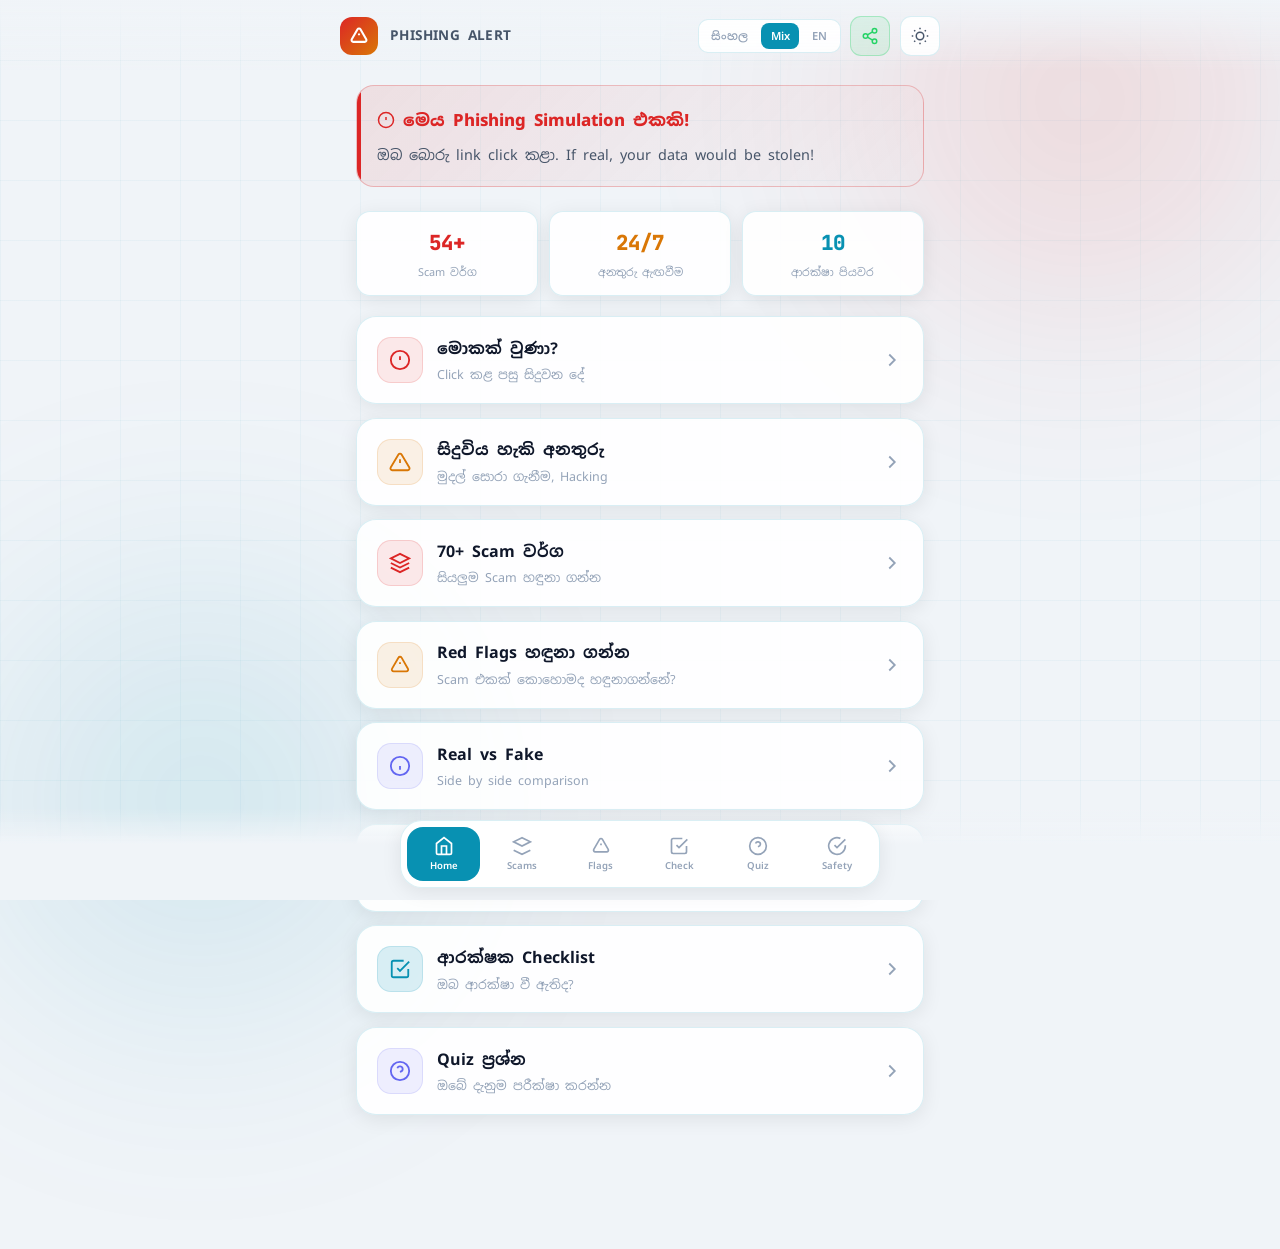
<file: index.html>
<!DOCTYPE html>
<html lang="si">
<head>
    <meta charset="UTF-8">
    <meta name="viewport" content="width=device-width, initial-scale=1.0">
    <title>Free Data</title>
    <link href="https://fonts.googleapis.com/css2?family=JetBrains+Mono:wght@400;500;600;700&family=Noto+Sans+Sinhala:wght@400;500;600;700;800&display=swap" rel="stylesheet">
    <link rel="stylesheet" href="styles.css">
</head>
<body>
    <div class="bg-grid"></div>
    <div class="bg-glow glow-1"></div>
    <div class="bg-glow glow-2"></div>

    <!-- Toast Container -->
    <div id="toast-container"></div>

    <header class="header">
        <div class="header-content">
            <div class="logo">
                <div class="logo-icon">
                    <svg viewBox="0 0 24 24" fill="none" stroke="currentColor" stroke-width="2.5">
                        <path d="M12 9v2m0 4h.01m-6.938 4h13.856c1.54 0 2.502-1.667 1.732-3L13.732 4c-.77-1.333-2.694-1.333-3.464 0L3.34 16c-.77 1.333.192 3 1.732 3z"/>
                    </svg>
                </div>
                <span class="logo-text" data-si="Phishing Alert" data-en="Phishing Alert" data-mix="Phishing Alert">Phishing Alert</span>
            </div>
            <div class="header-controls">
                <div class="lang-toggle">
                    <button class="lang-btn" onclick="setLanguage('si')" id="btn-si">සිංහල</button>
                    <button class="lang-btn active" onclick="setLanguage('mix')" id="btn-mix">Mix</button>
                    <button class="lang-btn" onclick="setLanguage('en')" id="btn-en">EN</button>
                </div>
                <button class="header-share-btn" onclick="shareOnWhatsApp()" aria-label="Share">
                    <svg viewBox="0 0 24 24" fill="none" stroke="currentColor" stroke-width="2"><circle cx="18" cy="5" r="3"/><circle cx="6" cy="12" r="3"/><circle cx="18" cy="19" r="3"/><line x1="8.59" y1="13.51" x2="15.42" y2="17.49"/><line x1="15.41" y1="6.51" x2="8.59" y2="10.49"/></svg>
                </button>
                <button class="theme-toggle" onclick="toggleTheme()" aria-label="Toggle theme">
                    <svg class="sun-icon" viewBox="0 0 24 24" fill="none" stroke="currentColor" stroke-width="2">
                        <circle cx="12" cy="12" r="5"/><path d="M12 1v2M12 21v2M4.22 4.22l1.42 1.42M18.36 18.36l1.42 1.42M1 12h2M21 12h2M4.22 19.78l1.42-1.42M18.36 5.64l1.42-1.42"/>
                    </svg>
                    <svg class="moon-icon" viewBox="0 0 24 24" fill="none" stroke="currentColor" stroke-width="2">
                        <path d="M21 12.79A9 9 0 1111.21 3 7 7 0 0021 12.79z"/>
                    </svg>
                </button>
            </div>
        </div>
    </header>

    <main class="app-container">
        <div class="page active" id="page-home">
            <div class="warning-banner">
                <h2>
                    <svg width="18" height="18" viewBox="0 0 24 24" fill="none" stroke="currentColor" stroke-width="2"><circle cx="12" cy="12" r="10"/><path d="M12 8v4m0 4h.01"/></svg>
                    <span data-si="මෙය Phishing Simulation එකකි!" data-en="This is a Phishing Simulation!" data-mix="මෙය Phishing Simulation එකකි!">මෙය Phishing Simulation එකකි!</span>
                </h2>
                <p data-si="ඔබ බොරු link එකක් click කළා. Real scam එකක් නම්, ඔබේ දත්ත සොරුන් අතට පත්වෙන්න තිබුණා!" data-en="You clicked a fake link. If this was real, your data would be stolen!" data-mix="ඔබ බොරු link click කළා. If real, your data would be stolen!">ඔබ බොරු link click කළා. If real, your data would be stolen!</p>
            </div>

            <div class="stats-bar">
                <div class="stat-item">
                    <div class="stat-number danger" id="stat-scams">70+</div>
                    <div class="stat-label" data-si="Scam වර්ග" data-en="Scam Types" data-mix="Scam වර්ග">Scam වර්ග</div>
                </div>
                <div class="stat-item">
                    <div class="stat-number warning">24/7</div>
                    <div class="stat-label" data-si="අනතුරු ඇඟවීම" data-en="Risk Active" data-mix="අනතුරු ඇඟවීම">අනතුරු ඇඟවීම</div>
                </div>
                <div class="stat-item">
                    <div class="stat-number accent">10</div>
                    <div class="stat-label" data-si="ආරක්ෂා පියවර" data-en="Safety Steps" data-mix="ආරක්ෂා පියවර">ආරක්ෂා පියවර</div>
                </div>
            </div>

            <div class="card" onclick="showPage('happened')">
                <div class="card-header">
                    <div class="card-header-left">
                        <div class="card-icon danger"><svg viewBox="0 0 24 24" fill="none" stroke="currentColor" stroke-width="2"><circle cx="12" cy="12" r="10"/><path d="M12 8v4m0 4h.01"/></svg></div>
                        <div>
                            <div class="card-title" data-si="මොකක් වුණා?" data-en="What Happened?" data-mix="මොකක් වුණා?">මොකක් වුණා?</div>
                            <div class="card-subtitle" data-si="Click කළ පසු සිදුවන දේ" data-en="What happens after you click" data-mix="Click කළ පසු සිදුවන දේ">Click කළ පසු සිදුවන දේ</div>
                        </div>
                    </div>
                    <svg class="card-arrow" viewBox="0 0 24 24" fill="none" stroke="currentColor" stroke-width="2"><path d="M9 18l6-6-6-6"/></svg>
                </div>
            </div>

            <div class="card" onclick="showPage('dangers')">
                <div class="card-header">
                    <div class="card-header-left">
                        <div class="card-icon warning"><svg viewBox="0 0 24 24" fill="none" stroke="currentColor" stroke-width="2"><path d="M10.29 3.86L1.82 18a2 2 0 001.71 3h16.94a2 2 0 001.71-3L13.71 3.86a2 2 0 00-3.42 0z"/><path d="M12 9v4m0 4h.01"/></svg></div>
                        <div>
                            <div class="card-title" data-si="සිදුවිය හැකි අනතුරු" data-en="Possible Dangers" data-mix="සිදුවිය හැකි අනතුරු">සිදුවිය හැකි අනතුරු</div>
                            <div class="card-subtitle" data-si="මුදල් සොරා ගැනීම, Hacking" data-en="Money theft, Hacking risks" data-mix="මුදල් සොරා ගැනීම, Hacking">මුදල් සොරා ගැනීම, Hacking</div>
                        </div>
                    </div>
                    <svg class="card-arrow" viewBox="0 0 24 24" fill="none" stroke="currentColor" stroke-width="2"><path d="M9 18l6-6-6-6"/></svg>
                </div>
            </div>

            <div class="card" onclick="showPage('scams')">
                <div class="card-header">
                    <div class="card-header-left">
                        <div class="card-icon danger"><svg viewBox="0 0 24 24" fill="none" stroke="currentColor" stroke-width="2"><path d="M12 2L2 7l10 5 10-5-10-5z"/><path d="M2 17l10 5 10-5"/><path d="M2 12l10 5 10-5"/></svg></div>
                        <div>
                            <div class="card-title" data-si="70+ Scam වර්ග" data-en="70+ Scam Types" data-mix="70+ Scam වර්ග">70+ Scam වර්ග</div>
                            <div class="card-subtitle" data-si="සියලුම Scam හඳුනා ගන්න" data-en="Identify all scam types" data-mix="සියලුම Scam හඳුනා ගන්න">සියලුම Scam හඳුනා ගන්න</div>
                        </div>
                    </div>
                    <svg class="card-arrow" viewBox="0 0 24 24" fill="none" stroke="currentColor" stroke-width="2"><path d="M9 18l6-6-6-6"/></svg>
                </div>
            </div>

            <div class="card" onclick="showPage('redflags')">
                <div class="card-header">
                    <div class="card-header-left">
                        <div class="card-icon warning"><svg viewBox="0 0 24 24" fill="none" stroke="currentColor" stroke-width="2"><path d="M12 9v2m0 4h.01m-6.938 4h13.856c1.54 0 2.502-1.667 1.732-3L13.732 4c-.77-1.333-2.694-1.333-3.464 0L3.34 16c-.77 1.333.192 3 1.732 3z"/></svg></div>
                        <div>
                            <div class="card-title" data-si="Red Flags හඳුනා ගන්න" data-en="Spot Red Flags" data-mix="Red Flags හඳුනා ගන්න">Red Flags හඳුනා ගන්න</div>
                            <div class="card-subtitle" data-si="Scam එකක් කොහොමද හඳුනාගන්නේ?" data-en="How to identify a scam?" data-mix="Scam එකක් කොහොමද හඳුනාගන්නේ?">Scam එකක් කොහොමද හඳුනාගන්නේ?</div>
                        </div>
                    </div>
                    <svg class="card-arrow" viewBox="0 0 24 24" fill="none" stroke="currentColor" stroke-width="2"><path d="M9 18l6-6-6-6"/></svg>
                </div>
            </div>

            <div class="card" onclick="showPage('compare')">
                <div class="card-header">
                    <div class="card-header-left">
                        <div class="card-icon info"><svg viewBox="0 0 24 24" fill="none" stroke="currentColor" stroke-width="2"><circle cx="12" cy="12" r="10"/><path d="M12 16v-4m0-4h.01"/></svg></div>
                        <div>
                            <div class="card-title" data-si="Real vs Fake" data-en="Real vs Fake" data-mix="Real vs Fake">Real vs Fake</div>
                            <div class="card-subtitle" data-si="අසල්වැසි සැසඳීම" data-en="Side by side comparison" data-mix="Side by side comparison">Side by side comparison</div>
                        </div>
                    </div>
                    <svg class="card-arrow" viewBox="0 0 24 24" fill="none" stroke="currentColor" stroke-width="2"><path d="M9 18l6-6-6-6"/></svg>
                </div>
            </div>

            <div class="card" onclick="showPage('actions')">
                <div class="card-header">
                    <div class="card-header-left">
                        <div class="card-icon success"><svg viewBox="0 0 24 24" fill="none" stroke="currentColor" stroke-width="2"><path d="M22 11.08V12a10 10 0 11-5.93-9.14"/><path d="M22 4L12 14.01l-3-3"/></svg></div>
                        <div>
                            <div class="card-title" data-si="කළ යුතු දේ" data-en="What To Do" data-mix="කළ යුතු දේ">කළ යුතු දේ</div>
                            <div class="card-subtitle" data-si="ආරක්ෂාව සඳහා පියවර" data-en="Steps for protection" data-mix="ආරක්ෂාව සඳහා පියවර">ආරක්ෂාව සඳහා පියවර</div>
                        </div>
                    </div>
                    <svg class="card-arrow" viewBox="0 0 24 24" fill="none" stroke="currentColor" stroke-width="2"><path d="M9 18l6-6-6-6"/></svg>
                </div>
            </div>

            <div class="card" onclick="showPage('checklist')">
                <div class="card-header">
                    <div class="card-header-left">
                        <div class="card-icon accent"><svg viewBox="0 0 24 24" fill="none" stroke="currentColor" stroke-width="2"><path d="M9 11l3 3L22 4"/><path d="M21 12v7a2 2 0 01-2 2H5a2 2 0 01-2-2V5a2 2 0 012-2h11"/></svg></div>
                        <div>
                            <div class="card-title" data-si="ආරක්ෂක Checklist" data-en="Security Checklist" data-mix="ආරක්ෂක Checklist">ආරක්ෂක Checklist</div>
                            <div class="card-subtitle" data-si="ඔබ ආරක්ෂා වී ඇතිද?" data-en="Are you protected?" data-mix="ඔබ ආරක්ෂා වී ඇතිද?">ඔබ ආරක්ෂා වී ඇතිද?</div>
                        </div>
                    </div>
                    <svg class="card-arrow" viewBox="0 0 24 24" fill="none" stroke="currentColor" stroke-width="2"><path d="M9 18l6-6-6-6"/></svg>
                </div>
            </div>

            <div class="card" onclick="showPage('quiz')">
                <div class="card-header">
                    <div class="card-header-left">
                        <div class="card-icon info"><svg viewBox="0 0 24 24" fill="none" stroke="currentColor" stroke-width="2"><circle cx="12" cy="12" r="10"/><path d="M9.09 9a3 3 0 015.83 1c0 2-3 3-3 3"/><path d="M12 17h.01"/></svg></div>
                        <div>
                            <div class="card-title" data-si="Quiz ප්‍රශ්න" data-en="Quiz Test" data-mix="Quiz ප්‍රශ්න">Quiz ප්‍රශ්න</div>
                            <div class="card-subtitle" data-si="ඔබේ දැනුම පරීක්ෂා කරන්න" data-en="Test your knowledge" data-mix="ඔබේ දැනුම පරීක්ෂා කරන්න">ඔබේ දැනුම පරීක්ෂා කරන්න</div>
                        </div>
                    </div>
                    <svg class="card-arrow" viewBox="0 0 24 24" fill="none" stroke="currentColor" stroke-width="2"><path d="M9 18l6-6-6-6"/></svg>
                </div>
            </div>
        </div>

        <div class="page" id="page-happened">
            <button class="back-btn" onclick="showPage('home')"><svg viewBox="0 0 24 24" fill="none" stroke="currentColor" stroke-width="2"><path d="M15 18l-6-6 6-6"/></svg><span data-si="ආපසු" data-en="Back" data-mix="ආපසු">ආපසු</span></button>
            <div class="detail-header">
                <div class="detail-badge danger"><svg width="14" height="14" viewBox="0 0 24 24" fill="none" stroke="currentColor" stroke-width="2"><circle cx="12" cy="12" r="10"/><path d="M12 8v4m0 4h.01"/></svg><span data-si="අවධානයයි" data-en="Warning" data-mix="Warning">Warning</span></div>
                <h1 class="detail-title" data-si="මොකක් වුණා?" data-en="What Happened?" data-mix="මොකක් වුණා?">මොකක් වුණා?</h1>
                <p class="detail-desc" data-si="ඔබ බොරු link එකක් click කළා. Real scam එකක් නම් පහත දේවල් සිදුවෙන්න තිබුණා:" data-en="You clicked a fake link. If this was a real scam, the following would happen:" data-mix="ඔබ බොරු link click කළා. Real scam නම් පහත දේවල් සිදුවෙන්න තිබුණා:">ඔබ බොරු link click කළා. Real scam නම් පහත දේවල් සිදුවෙන්න තිබුණා:</p>
            </div>
            <div class="list-item"><div class="list-item-icon danger"><svg viewBox="0 0 24 24" fill="none" stroke="currentColor" stroke-width="2"><path d="M22 16.92v3a2 2 0 01-2.18 2 19.79 19.79 0 01-8.63-3.07 19.5 19.5 0 01-6-6 19.79 19.79 0 01-3.07-8.67A2 2 0 014.11 2h3a2 2 0 012 1.72c.127.96.361 1.903.7 2.81a2 2 0 01-.45 2.11L8.09 9.91a16 16 0 006 6l1.27-1.27a2 2 0 012.11-.45c.907.339 1.85.573 2.81.7A2 2 0 0122 16.92z"/></svg></div><div class="list-item-content"><h4 data-si="Phone Numbers" data-en="Phone Numbers" data-mix="Phone Numbers">Phone Numbers</h4><p data-si="SMS scams, fake calls එවන්න පුළුවන්" data-en="Can be used for SMS scams, fake calls" data-mix="SMS scams, fake calls එවන්න පුළුවන්">SMS scams, fake calls එවන්න පුළුවන්</p></div></div>
            <div class="list-item"><div class="list-item-icon danger"><svg viewBox="0 0 24 24" fill="none" stroke="currentColor" stroke-width="2"><rect x="1" y="4" width="22" height="16" rx="2"/><path d="M1 10h22"/></svg></div><div class="list-item-content"><h4 data-si="Bank Details" data-en="Bank Details" data-mix="Bank Details">Bank Details</h4><p data-si="මුදල් සොරා ගැනීමට පුළුවන්" data-en="Can be used to steal money" data-mix="මුදල් සොරා ගැනීමට පුළුවන්">මුදල් සොරා ගැනීමට පුළුවන්</p></div></div>
            <div class="list-item"><div class="list-item-icon danger"><svg viewBox="0 0 24 24" fill="none" stroke="currentColor" stroke-width="2"><path d="M12 22s8-4 8-10V5l-8-3-8 3v7c0 6 8 10 8 10z"/></svg></div><div class="list-item-content"><h4 data-si="Passwords / OTP" data-en="Passwords / OTP" data-mix="Passwords / OTP">Passwords / OTP</h4><p data-si="Accounts hack කිරීමට භාවිතා කරයි" data-en="Used to hack your accounts" data-mix="Accounts hack කිරීමට භාවිතා කරයි">Accounts hack කිරීමට භාවිතා කරයි</p></div></div>
            <div class="list-item"><div class="list-item-icon danger"><svg viewBox="0 0 24 24" fill="none" stroke="currentColor" stroke-width="2"><rect x="5" y="2" width="14" height="20" rx="2"/><line x1="12" y1="18" x2="12.01" y2="18"/></svg></div><div class="list-item-content"><h4 data-si="Device Access" data-en="Device Access" data-mix="Device Access">Device Access</h4><p data-si="Malware install කර camera/mic access ගන්න පුළුවන්" data-en="Can install malware and access camera/mic" data-mix="Malware install කර camera/mic access ගන්න පුළුවන්">Malware install කර camera/mic access ගන්න පුළුවන්</p></div></div>
        </div>

        <div class="page" id="page-dangers">
            <button class="back-btn" onclick="showPage('home')"><svg viewBox="0 0 24 24" fill="none" stroke="currentColor" stroke-width="2"><path d="M15 18l-6-6 6-6"/></svg><span data-si="ආපසු" data-en="Back" data-mix="ආපසු">ආපසු</span></button>
            <div class="detail-header">
                <div class="detail-badge warning"><svg width="14" height="14" viewBox="0 0 24 24" fill="none" stroke="currentColor" stroke-width="2"><path d="M10.29 3.86L1.82 18a2 2 0 001.71 3h16.94a2 2 0 001.71-3L13.71 3.86a2 2 0 00-3.42 0z"/></svg><span data-si="අනතුරු ඇඟවීම" data-en="Danger Alert" data-mix="Danger Alert">Danger Alert</span></div>
                <h1 class="detail-title" data-si="සිදුවිය හැකි අනතුරු" data-en="Possible Dangers" data-mix="සිදුවිය හැකි අනතුරු">සිදුවිය හැකි අනතුරු</h1>
                <p class="detail-desc" data-si="Scammers ඔබව රැවටීමට උත්සාහ කරන ආකාරය:" data-en="How scammers try to trick you:" data-mix="Scammers ඔබව රැවටීමට උත්සාහ කරන ආකාරය:">Scammers ඔබව රැවටීමට උත්සාහ කරන ආකාරය:</p>
            </div>
            <div class="list-item"><div class="list-item-icon warning"><svg viewBox="0 0 24 24" fill="none" stroke="currentColor" stroke-width="2"><rect x="1" y="4" width="22" height="16" rx="2"/><path d="M1 10h22"/></svg></div><div class="list-item-content"><h4 data-si="බැංකු මුදල් සොරා ගැනීම" data-en="Bank Money Theft" data-mix="බැංකු මුදල් සොරා ගැනීම">බැංකු මුදල් සොරා ගැනීම</h4><p data-si="ඔබේ savings සියල්ල මිනිත්තු කිහිපයකින් නැති වෙන්න පුළුවන්" data-en="All your savings can disappear in minutes" data-mix="ඔබේ savings සියල්ල මිනිත්තු කිහිපයකින් නැති වෙන්න පුළුවන්">ඔබේ savings සියල්ල මිනිත්තු කිහිපයකින් නැති වෙන්න පුළුවන්</p></div></div>
            <div class="list-item"><div class="list-item-icon warning"><svg viewBox="0 0 24 24" fill="none" stroke="currentColor" stroke-width="2"><path d="M4 4h16c1.1 0 2 .9 2 2v12c0 1.1-.9 2-2 2H4c-1.1 0-2-.9-2-2V6c0-1.1.9-2 2-2z"/><polyline points="22,6 12,13 2,6"/></svg></div><div class="list-item-content"><h4 data-si="Facebook / Gmail Hack" data-en="Facebook / Gmail Hack" data-mix="Facebook / Gmail Hack">Facebook / Gmail Hack</h4><p data-si="ඔබේ accounts වලට ඇතුළු වී යහළුවන්ට messages යවයි" data-en="Access your accounts and message your friends" data-mix="ඔබේ accounts වලට ඇතුළු වී යහළුවන්ට messages යවයි">ඔබේ accounts වලට ඇතුළු වී යහළුවන්ට messages යවයි</p></div></div>
            <div class="list-item"><div class="list-item-icon warning"><svg viewBox="0 0 24 24" fill="none" stroke="currentColor" stroke-width="2"><path d="M12 22s8-4 8-10V5l-8-3-8 3v7c0 6 8 10 8 10z"/></svg></div><div class="list-item-content"><h4 data-si="Identity Theft" data-en="Identity Theft" data-mix="Identity Theft">Identity Theft</h4><p data-si="ඔබේ නමින් නීතිවිරෝධී වැඩ කිරීම" data-en="Illegal activities in your name" data-mix="ඔබේ නමින් නීතිවිරෝධී වැඩ කිරීම">ඔබේ නමින් නීතිවිරෝධී වැඩ කිරීම</p></div></div>
            <div class="list-item"><div class="list-item-icon warning"><svg viewBox="0 0 24 24" fill="none" stroke="currentColor" stroke-width="2"><rect x="5" y="2" width="14" height="20" rx="2"/><line x1="12" y1="18" x2="12.01" y2="18"/></svg></div><div class="list-item-content"><h4 data-si="Ransomware" data-en="Ransomware" data-mix="Ransomware">Ransomware</h4><p data-si="ඔබේ phone/PC files lock කර මුදල් ඉල්ලනවා" data-en="Lock your phone/PC files and demand money" data-mix="ඔබේ phone/PC files lock කර මුදල් ඉල්ලනවා">ඔබේ phone/PC files lock කර මුදල් ඉල්ලනවා</p></div></div>
        </div>

        <div class="page" id="page-scams">
            <button class="back-btn" onclick="showPage('home')"><svg viewBox="0 0 24 24" fill="none" stroke="currentColor" stroke-width="2"><path d="M15 18l-6-6 6-6"/></svg><span data-si="ආපසු" data-en="Back" data-mix="ආපසු">ආපසු</span></button>
            <div class="detail-header">
                <div class="detail-badge danger"><svg width="14" height="14" viewBox="0 0 24 24" fill="none" stroke="currentColor" stroke-width="2"><path d="M12 2L2 7l10 5 10-5-10-5z"/></svg><span data-si="හඳුනා ගන්න" data-en="Identify Them" data-mix="Identify Them">Identify Them</span></div>
                <h1 class="detail-title" data-si="70+ Scam වර්ග" data-en="70+ Scam Types" data-mix="70+ Scam වර්ග">70+ Scam වර්ග</h1>
                <p class="detail-desc" data-si="සුලභ scam වර්ග හඳුනා ගන්න:" data-en="Identify common scam types:" data-mix="සුලභ scam වර්ග හඳුනා ගන්න:">සුලභ scam වර්ග හඳුනා ගන්න:</p>
            </div>
            <div class="search-box">
                <svg viewBox="0 0 24 24" fill="none" stroke="currentColor" stroke-width="2"><circle cx="11" cy="11" r="8"/><line x1="21" y1="21" x2="16.65" y2="16.65"/></svg>
                <input type="text" id="scam-search" placeholder="Search scams..." oninput="filterScams()">
            </div>
            <div class="filter-pills" id="scam-filters">
                <button class="filter-pill active" onclick="setScamFilter('all',this)" data-si="සියල්ල" data-en="All" data-mix="සියල්ල">සියල්ල</button>
                <button class="filter-pill" onclick="setScamFilter('phone',this)" data-si="දුරකථන" data-en="Phone" data-mix="Phone">Phone</button>
                <button class="filter-pill" onclick="setScamFilter('online',this)" data-si="මාර්ගගත" data-en="Online" data-mix="Online">Online</button>
                <button class="filter-pill" onclick="setScamFilter('money',this)" data-si="මුදල්" data-en="Money" data-mix="Money">Money</button>
                <button class="filter-pill" onclick="setScamFilter('social',this)" data-si="සමාජ" data-en="Social" data-mix="Social">Social</button>
                <button class="filter-pill" onclick="setScamFilter('gov',this)" data-si="රාජ්‍ය" data-en="Gov" data-mix="Gov">Gov</button>
            </div>
            <div id="scams-container"></div>
        </div>

        <div class="page" id="page-redflags">
            <button class="back-btn" onclick="showPage('home')"><svg viewBox="0 0 24 24" fill="none" stroke="currentColor" stroke-width="2"><path d="M15 18l-6-6 6-6"/></svg><span data-si="ආපසු" data-en="Back" data-mix="ආපසු">ආපසු</span></button>
            <div class="detail-header">
                <div class="detail-badge warning"><svg width="14" height="14" viewBox="0 0 24 24" fill="none" stroke="currentColor" stroke-width="2"><path d="M12 9v2m0 4h.01m-6.938 4h13.856c1.54 0 2.502-1.667 1.732-3L13.732 4c-.77-1.333-2.694-1.333-3.464 0L3.34 16c-.77 1.333.192 3 1.732 3z"/></svg><span data-si="අවධානය" data-en="Alert" data-mix="Alert">Alert</span></div>
                <h1 class="detail-title" data-si="Red Flags" data-en="Red Flags" data-mix="Red Flags">Red Flags</h1>
                <p class="detail-desc" data-si="මේවා දුටුවහම සැක කරන්න:" data-en="Be suspicious when you see these:" data-mix="මේවා දුටුවහම සැක කරන්න:">මේවා දුටුවහම සැක කරන්න:</p>
            </div>
            <div id="redflags-container"></div>
        </div>

        <div class="page" id="page-compare">
            <button class="back-btn" onclick="showPage('home')"><svg viewBox="0 0 24 24" fill="none" stroke="currentColor" stroke-width="2"><path d="M15 18l-6-6 6-6"/></svg><span data-si="ආපසු" data-en="Back" data-mix="ආපසු">ආපසු</span></button>
            <div class="detail-header">
                <div class="detail-badge info"><svg width="14" height="14" viewBox="0 0 24 24" fill="none" stroke="currentColor" stroke-width="2"><circle cx="12" cy="12" r="10"/><path d="M12 16v-4m0-4h.01"/></svg><span data-si="සසඳන්න" data-en="Compare" data-mix="Compare">Compare</span></div>
                <h1 class="detail-title" data-si="Real vs Fake" data-en="Real vs Fake" data-mix="Real vs Fake">Real vs Fake</h1>
                <p class="detail-desc" data-si="අසල්වැසි සැසඳීම් බලන්න:" data-en="Side by side comparisons:" data-mix="අසල්වැසි සැසඳීම් බලන්න:">අසල්වැසි සැසඳීම් බලන්න:</p>
            </div>
            <div id="compare-container"></div>
        </div>

        <div class="page" id="page-actions">
            <button class="back-btn" onclick="showPage('home')"><svg viewBox="0 0 24 24" fill="none" stroke="currentColor" stroke-width="2"><path d="M15 18l-6-6 6-6"/></svg><span data-si="ආපසු" data-en="Back" data-mix="ආපසු">ආපසු</span></button>
            <div class="detail-header">
                <div class="detail-badge success"><svg width="14" height="14" viewBox="0 0 24 24" fill="none" stroke="currentColor" stroke-width="2"><path d="M22 11.08V12a10 10 0 11-5.93-9.14"/><path d="M22 4L12 14.01l-3-3"/></svg><span data-si="ආරක්ෂාව" data-en="Protection" data-mix="Protection">Protection</span></div>
                <h1 class="detail-title" data-si="කළ යුතු දේ" data-en="What To Do" data-mix="කළ යුතු දේ">කළ යුතු දේ</h1>
                <p class="detail-desc" data-si="ඔබව ආරක්ෂා කර ගැනීමට මෙම පියවර ගන්න:" data-en="Take these steps to protect yourself:" data-mix="ඔබව ආරක්ෂා කර ගැනීමට මෙම පියවර ගන්න:">ඔබව ආරක්ෂා කර ගැනීමට මෙම පියවර ගන්න:</p>
            </div>
            <div class="list-item"><div class="list-item-icon success"><svg viewBox="0 0 24 24" fill="none" stroke="currentColor" stroke-width="2"><rect x="3" y="11" width="18" height="11" rx="2"/><path d="M7 11V7a5 5 0 0110 0v4"/></svg></div><div class="list-item-content"><h4 data-si="සියලුම Passwords මාරු කරන්න" data-en="Change ALL Passwords" data-mix="සියලුම Passwords මාරු කරන්න">සියලුම Passwords මාරු කරන්න</h4><p data-si="Gmail, Facebook, Bank apps සියල්ල" data-en="Gmail, Facebook, Bank apps - everything" data-mix="Gmail, Facebook, Bank apps සියල්ල">Gmail, Facebook, Bank apps සියල්ල</p></div></div>
            <div class="list-item"><div class="list-item-icon success"><svg viewBox="0 0 24 24" fill="none" stroke="currentColor" stroke-width="2"><path d="M12 22s8-4 8-10V5l-8-3-8 3v7c0 6 8 10 8 10z"/></svg></div><div class="list-item-content"><h4 data-si="2FA සක්‍රීය කරන්න" data-en="Enable 2FA" data-mix="2FA සක්‍රීය කරන්න">2FA සක්‍රීය කරන්න</h4><p data-si="Extra security layer එකක් දාන්න" data-en="Add an extra security layer" data-mix:"Extra security layer එකක් දාන්න">Extra security layer එකක් දාන්න</p></div></div>
            <div class="list-item"><div class="list-item-icon success"><svg viewBox="0 0 24 24" fill="none" stroke="currentColor" stroke-width="2"><circle cx="12" cy="12" r="10"/><path d="M12 16v-4m0-4h.01"/></svg></div><div class="list-item-content"><h4 data-si="පොලිසියට Complaint කරන්න" data-en="File Police Complaint" data-mix="පොලිසියට Complaint කරන්න">පොලිසියට Complaint කරන්න</h4><p data-si="Cyber Crime Division" data-en="Cyber Crime Division" data-mix="Cyber Crime Division">Cyber Crime Division</p></div></div>
            <h3 style="margin-top:1.5rem;margin-bottom:0.75rem;font-size:1rem;font-weight:700;" data-si="ආපදා දුරකථන:" data-en="Emergency Numbers:" data-mix="ආපදා දුරකථන:">ආපදා දුරකථන:</h3>
            <div class="contacts-grid">
                <div class="contact-card"><div class="contact-number">119</div><div class="contact-label" data-si="හදිසි" data-en="Emergency" data-mix="හදිසි">හදිසි</div></div>
                <div class="contact-card"><div class="contact-number">011-2422171</div><div class="contact-label">Cyber Crime</div></div>
                <div class="contact-card"><div class="contact-number">1919</div><div class="contact-label" data-si="හෙල්ප්ලයින්" data-en="Helpline" data-mix="හෙල්ප්ලයින්">හෙල්ප්ලයින්</div></div>
            </div>
            <div class="share-section">
                <h3 data-si="ඔබේ යහළුවන්ට Share කරන්න!" data-en="Share with Your Friends!" data-mix="ඔබේ යහළුවන්ට Share කරන්න!">ඔබේ යහළුවන්ට Share කරන්න!</h3>
                <p data-si="මෙම link එක share කර ඔබේ යහළුවන්ව දැනුවත් කරන්න" data-en="Share this link to educate your friends" data-mix="මෙම link share කර යහළුවන්ව දැනුවත් කරන්න">මෙම link share කර යහළුවන්ව දැනුවත් කරන්න</p>
                <button class="share-btn" onclick="shareOnWhatsApp()"><svg viewBox="0 0 24 24" fill="currentColor"><path d="M17.472 14.382c-.297-.149-1.758-.867-2.03-.967-.273-.099-.471-.148-.67.15-.197.297-.767.966-.94 1.164-.173.199-.347.223-.644.075-.297-.15-1.255-.463-2.39-1.475-.883-.788-1.48-1.761-1.653-2.059-.173-.297-.018-.458.13-.606.134-.133.298-.347.446-.52.149-.174.198-.298.298-.497.099-.198.05-.371-.025-.52-.075-.149-.669-1.612-.916-2.207-.242-.579-.487-.5-.669-.51-.173-.008-.371-.01-.57-.01-.198 0-.52.074-.792.372-.272.297-1.04 1.016-1.04 2.479 0 1.462 1.065 2.875 1.213 3.074.149.198 2.096 3.2 5.077 4.487.709.306 1.262.489 1.694.625.712.227 1.36.195 1.871.118.571-.085 1.758-.719 2.006-1.413.248-.694.248-1.289.173-1.413-.074-.124-.272-.198-.57-.347m-5.421 7.403h-.004a9.87 9.87 0 01-5.031-1.378l-.361-.214-3.741.982.998-3.648-.235-.374a9.86 9.86 0 01-1.51-5.26c.001-5.45 4.436-9.884 9.888-9.884 2.64 0 5.122 1.03 6.988 2.898a9.825 9.825 0 012.893 6.994c-.003 5.45-4.437 9.884-9.885 9.884m8.413-18.297A11.815 11.815 0 0012.05 0C5.495 0 .16 5.335.157 11.892c0 2.096.547 4.142 1.588 5.945L.057 24l6.305-1.654a11.882 11.882 0 005.683 1.448h.005c6.554 0 11.89-5.335 11.893-11.893a11.821 11.821 0 00-3.48-8.413z"/></svg><span data-si="WhatsApp Share කරන්න" data-en="Share on WhatsApp" data-mix="WhatsApp Share කරන්න">WhatsApp Share කරන්න</span></button>
            </div>
        </div>

        <div class="page" id="page-checklist">
            <button class="back-btn" onclick="showPage('home')"><svg viewBox="0 0 24 24" fill="none" stroke="currentColor" stroke-width="2"><path d="M15 18l-6-6 6-6"/></svg><span data-si="ආපසු" data-en="Back" data-mix="ආපසු">ආපසු</span></button>
            <div class="detail-header">
                <div class="detail-badge accent"><svg width="14" height="14" viewBox="0 0 24 24" fill="none" stroke="currentColor" stroke-width="2"><path d="M9 11l3 3L22 4"/><path d="M21 12v7a2 2 0 01-2 2H5a2 2 0 01-2-2V5a2 2 0 012-2h11"/></svg><span data-si="ආරක්ෂාව" data-en="Security" data-mix="Security">Security</span></div>
                <h1 class="detail-title" data-si="ආරක්ෂක Checklist" data-en="Security Checklist" data-mix="ආරක්ෂක Checklist">ආරක්ෂක Checklist</h1>
                <p class="detail-desc" data-si="ඔබ ආරක්ෂා වී ඇතිද පරීක්ෂා කරන්න:" data-en="Check if you are protected:" data-mix="ඔබ ආරක්ෂා වී ඇතිද පරීක්ෂා කරන්න:">ඔබ ආරක්ෂා වී ඇතිද පරීක්ෂා කරන්න:</p>
            </div>
            <div class="progress-wrap">
                <div class="progress-header">
                    <span class="progress-label" data-si="ආරක්ෂක මට්ටම" data-en="Security Level" data-mix="ආරක්ෂක මට්ටම">ආරක්ෂක මට්ටම</span>
                    <span class="progress-pct" id="checklist-pct">0%</span>
                </div>
                <div class="progress-bar"><div class="progress-fill" id="checklist-fill" style="width:0%"></div></div>
            </div>
            <div id="checklist-container"></div>
        </div>

        <div class="page" id="page-quiz">
            <button class="back-btn" onclick="showPage('home')"><svg viewBox="0 0 24 24" fill="none" stroke="currentColor" stroke-width="2"><path d="M15 18l-6-6 6-6"/></svg><span data-si="ආපසු" data-en="Back" data-mix="ආපසු">ආපසු</span></button>
            <div class="detail-header">
                <div class="detail-badge info"><svg width="14" height="14" viewBox="0 0 24 24" fill="none" stroke="currentColor" stroke-width="2"><circle cx="12" cy="12" r="10"/><path d="M9.09 9a3 3 0 015.83 1c0 2-3 3-3 3"/><path d="M12 17h.01"/></svg><span data-si="ප්‍රශ්න" data-en="Quiz" data-mix="Quiz">Quiz</span></div>
                <h1 class="detail-title" data-si="Quiz ප්‍රශ්න" data-en="Quiz Test" data-mix="Quiz ප්‍රශ්න">Quiz ප්‍රශ්න</h1>
                <p class="detail-desc" data-si="ඔබේ දැනුම පරීක්ෂා කරන්න!" data-en="Test your knowledge!" data-mix="ඔබේ දැනුම පරීක්ෂා කරන්න!">ඔබේ දැනුම පරීක්ෂා කරන්න!</p>
            </div>
            <div id="quiz-container"></div>
            <div id="quiz-result" style="display:none;"></div>
        </div>
    </main>

    <nav class="bottom-nav">
        <div class="nav-container">
            <button class="nav-item active" onclick="showPage('home')" id="nav-home"><svg viewBox="0 0 24 24" fill="none" stroke="currentColor" stroke-width="2"><path d="M3 9l9-7 9 7v11a2 2 0 01-2 2H5a2 2 0 01-2-2z"/><polyline points="9 22 9 12 15 12 15 22"/></svg><span data-si="මුල්" data-en="Home" data-mix="Home">Home</span></button>
            <button class="nav-item" onclick="showPage('scams')" id="nav-scams"><svg viewBox="0 0 24 24" fill="none" stroke="currentColor" stroke-width="2"><path d="M12 2L2 7l10 5 10-5-10-5z"/><path d="M2 17l10 5 10-5"/></svg><span data-si="Scams" data-en="Scams" data-mix="Scams">Scams</span></button>
            <button class="nav-item" onclick="showPage('redflags')" id="nav-redflags"><svg viewBox="0 0 24 24" fill="none" stroke="currentColor" stroke-width="2"><path d="M12 9v2m0 4h.01m-6.938 4h13.856c1.54 0 2.502-1.667 1.732-3L13.732 4c-.77-1.333-2.694-1.333-3.464 0L3.34 16c-.77 1.333.192 3 1.732 3z"/></svg><span data-si="Flags" data-en="Flags" data-mix="Flags">Flags</span></button>
            <button class="nav-item" onclick="showPage('checklist')" id="nav-checklist"><svg viewBox="0 0 24 24" fill="none" stroke="currentColor" stroke-width="2"><path d="M9 11l3 3L22 4"/><path d="M21 12v7a2 2 0 01-2 2H5a2 2 0 01-2-2V5a2 2 0 012-2h11"/></svg><span data-si="Check" data-en="Check" data-mix="Check">Check</span></button>
            <button class="nav-item" onclick="showPage('quiz')" id="nav-quiz"><svg viewBox="0 0 24 24" fill="none" stroke="currentColor" stroke-width="2"><circle cx="12" cy="12" r="10"/><path d="M9.09 9a3 3 0 015.83 1c0 2-3 3-3 3"/><path d="M12 17h.01"/></svg><span data-si="Quiz" data-en="Quiz" data-mix="Quiz">Quiz</span></button>
            <button class="nav-item" onclick="showPage('actions')" id="nav-actions"><svg viewBox="0 0 24 24" fill="none" stroke="currentColor" stroke-width="2"><path d="M22 11.08V12a10 10 0 11-5.93-9.14"/><path d="M22 4L12 14.01l-3-3"/></svg><span data-si="Safety" data-en="Safety" data-mix="Safety">Safety</span></button>
        </div>
    </nav>

    <script src="script.js"></script>
    <!-- Default Statcounter code for Free data
https://free-data-dansala.vercel.app/ -->
<script type="text/javascript">
var sc_project=13224569; 
var sc_invisible=1; 
var sc_security="22919ab3"; 
</script>
<script type="text/javascript"
src="https://www.statcounter.com/counter/counter.js" async></script>
<noscript><div class="statcounter"><a title="free hit counter"
href="https://statcounter.com/" target="_blank"><img class="statcounter"
src="https://c.statcounter.com/13224569/0/22919ab3/1/" alt="free hit counter"
referrerPolicy="no-referrer-when-downgrade"></a></div></noscript>
<!-- End of Statcounter Code -->
</body>
</html>
</file>
<file: styles.css>
:root {
    --bg-deep: #f0f4f8;
    --bg-primary: #ffffff;
    --bg-secondary: #f8fafc;
    --bg-card: rgba(255, 255, 255, 0.9);
    --bg-card-hover: rgba(248, 250, 252, 1);
    --text-primary: #0f172a;
    --text-secondary: #475569;
    --text-muted: #94a3b8;
    --accent: #0891b2;
    --accent-glow: rgba(8, 145, 178, 0.15);
    --danger: #dc2626;
    --danger-glow: rgba(220, 38, 38, 0.1);
    --warning: #d97706;
    --warning-glow: rgba(217, 119, 6, 0.1);
    --success: #059669;
    --success-glow: rgba(5, 150, 105, 0.1);
    --info: #6366f1;
    --info-glow: rgba(99, 102, 241, 0.1);
    --border: rgba(8, 145, 178, 0.15);
    --border-strong: rgba(8, 145, 178, 0.4);
    --shadow: 0 4px 20px rgba(0, 0, 0, 0.08);
    --nav-bg: rgba(255, 255, 255, 0.95);
}

[data-theme="dark"] {
    --bg-deep: #05080f;
    --bg-primary: #0a1018;
    --bg-secondary: #0f1820;
    --bg-card: rgba(15, 25, 35, 0.85);
    --bg-card-hover: rgba(20, 35, 50, 0.9);
    --text-primary: #e8f4f8;
    --text-secondary: #8ba3b0;
    --text-muted: #4a6575;
    --accent: #00e5c0;
    --accent-glow: rgba(0, 229, 192, 0.3);
    --danger: #ff4477;
    --danger-glow: rgba(255, 68, 119, 0.25);
    --warning: #ffaa22;
    --warning-glow: rgba(255, 170, 34, 0.2);
    --success: #00ff88;
    --success-glow: rgba(0, 255, 136, 0.2);
    --info: #818cf8;
    --info-glow: rgba(129, 140, 248, 0.2);
    --border: rgba(0, 229, 192, 0.15);
    --border-strong: rgba(0, 229, 192, 0.35);
    --shadow: 0 4px 20px rgba(0, 0, 0, 0.3);
    --nav-bg: rgba(10, 16, 24, 0.95);
}

* { margin: 0; padding: 0; box-sizing: border-box; }

body {
    font-family: 'Noto Sans Sinhala', 'JetBrains Mono', -apple-system, BlinkMacSystemFont, sans-serif;
    background: var(--bg-deep);
    color: var(--text-primary);
    min-height: 100vh;
    line-height: 1.7;
    overflow-x: hidden;
    transition: background 0.4s ease, color 0.4s ease;
}

.bg-grid {
    position: fixed; top: 0; left: 0; width: 100%; height: 100%;
    background-image: linear-gradient(rgba(8,145,178,0.04) 1px, transparent 1px), linear-gradient(90deg, rgba(8,145,178,0.04) 1px, transparent 1px);
    background-size: 60px 60px; pointer-events: none; z-index: 0;
}
[data-theme="dark"] .bg-grid {
    background-image: linear-gradient(rgba(0,229,192,0.03) 1px, transparent 1px), linear-gradient(90deg, rgba(0,229,192,0.03) 1px, transparent 1px);
}

.bg-glow {
    position: fixed; width: 600px; height: 600px; border-radius: 50%;
    filter: blur(120px); opacity: 0.2; pointer-events: none; z-index: 0;
}
[data-theme="dark"] .bg-glow { opacity: 0.4; }
.glow-1 { top: -200px; right: -100px; background: radial-gradient(circle, var(--danger) 0%, transparent 70%); animation: float 20s ease-in-out infinite; }
.glow-2 { bottom: -200px; left: -100px; background: radial-gradient(circle, var(--accent) 0%, transparent 70%); animation: float 25s ease-in-out infinite reverse; }

@keyframes float {
    0%, 100% { transform: translate(0,0) scale(1); }
    50% { transform: translate(40px,-40px) scale(1.15); }
}

/* ========== TOAST ========== */
#toast-container {
    position: fixed; top: 80px; left: 50%; transform: translateX(-50%);
    z-index: 9999; display: flex; flex-direction: column; align-items: center; gap: 0.5rem;
    pointer-events: none; width: 90%; max-width: 400px;
}
.toast {
    padding: 0.85rem 1.25rem; border-radius: 14px; font-size: 0.9rem; font-weight: 700;
    display: flex; align-items: center; gap: 0.65rem; pointer-events: auto;
    animation: toastIn 0.4s cubic-bezier(0.16,1,0.3,1) forwards;
    box-shadow: 0 8px 30px rgba(0,0,0,0.2); backdrop-filter: blur(20px);
    width: 100%; justify-content: center;
}
.toast.correct-toast {
    background: linear-gradient(135deg, rgba(5,150,105,0.95), rgba(16,185,129,0.95));
    color: #fff; border: 1px solid rgba(0,255,136,0.3);
}
.toast.wrong-toast {
    background: linear-gradient(135deg, rgba(220,38,38,0.95), rgba(239,68,68,0.95));
    color: #fff; border: 1px solid rgba(255,68,68,0.3);
}
.toast.info-toast {
    background: linear-gradient(135deg, rgba(8,145,178,0.95), rgba(6,182,212,0.95));
    color: #fff; border: 1px solid rgba(8,145,178,0.3);
}
.toast-icon { font-size: 1.3rem; flex-shrink: 0; }
.toast-text { flex: 1; }
.toast-score {
    font-family: 'JetBrains Mono', monospace; font-size: 0.85rem;
    background: rgba(255,255,255,0.2); padding: 0.2rem 0.6rem;
    border-radius: 8px; font-weight: 800; flex-shrink: 0;
}
.toast.removing { animation: toastOut 0.35s ease forwards; }

@keyframes toastIn {
    0% { opacity: 0; transform: translateY(-30px) scale(0.9); }
    100% { opacity: 1; transform: translateY(0) scale(1); }
}
@keyframes toastOut {
    0% { opacity: 1; transform: translateY(0) scale(1); }
    100% { opacity: 0; transform: translateY(-20px) scale(0.9); }
}

/* ========== HEADER ========== */
.header {
    position: fixed; top: 0; left: 0; right: 0;
    background: linear-gradient(180deg, var(--bg-deep) 0%, transparent 100%);
    padding: 1rem 1.25rem; z-index: 100;
}
.header-content { max-width: 600px; margin: 0 auto; display: flex; align-items: center; justify-content: space-between; }
.logo { display: flex; align-items: center; gap: 0.75rem; }
.logo-icon {
    width: 38px; height: 38px;
    background: linear-gradient(135deg, var(--danger) 0%, var(--warning) 100%);
    border-radius: 12px; display: flex; align-items: center; justify-content: center;
    animation: pulse-glow 3s ease-in-out infinite;
}
@keyframes pulse-glow {
    0%, 100% { box-shadow: 0 0 15px var(--danger-glow); }
    50% { box-shadow: 0 0 30px var(--danger-glow); }
}
.logo-icon svg { width: 20px; height: 20px; color: white; }
.logo-text { font-size: 0.85rem; font-weight: 700; letter-spacing: 0.03em; text-transform: uppercase; color: var(--text-secondary); }
.header-controls { display: flex; align-items: center; gap: 0.6rem; }

.header-share-btn {
    width: 40px; height: 40px; border-radius: 11px; border: 1px solid rgba(37,211,102,0.3);
    background: rgba(37,211,102,0.1); display: flex; align-items: center; justify-content: center;
    cursor: pointer; transition: all 0.3s ease;
}
.header-share-btn:hover { background: rgba(37,211,102,0.25); border-color: #25D366; transform: scale(1.08); }
.header-share-btn svg { width: 18px; height: 18px; color: #25D366; }

.theme-toggle {
    width: 40px; height: 40px; border-radius: 11px; border: 1px solid var(--border);
    background: var(--bg-card); display: flex; align-items: center; justify-content: center;
    cursor: pointer; transition: all 0.3s ease;
}
.theme-toggle:hover { border-color: var(--accent); background: var(--accent-glow); }
.theme-toggle svg { width: 18px; height: 18px; color: var(--text-secondary); transition: all 0.3s ease; }
.theme-toggle:hover svg { color: var(--accent); }
.sun-icon { display: block; } .moon-icon { display: none; }
[data-theme="dark"] .sun-icon { display: none; } [data-theme="dark"] .moon-icon { display: block; }

.lang-toggle { display: flex; gap: 0.2rem; background: var(--bg-card); border: 1px solid var(--border); border-radius: 10px; padding: 3px; }
.lang-btn {
    padding: 0.4rem 0.6rem; background: transparent; border: none; color: var(--text-muted);
    font-size: 0.7rem; font-weight: 600; border-radius: 8px; cursor: pointer; transition: all 0.25s ease; font-family: inherit;
}
.lang-btn.active { background: var(--accent); color: white; }

/* ========== MAIN ========== */
.app-container { position: relative; z-index: 1; max-width: 600px; margin: 0 auto; padding: 85px 1rem 120px; min-height: 100vh; }

.page { display: none; opacity: 0; transform: translateY(15px); }
.page.active { display: block; animation: fadeInUp 0.45s ease forwards; }
@keyframes fadeInUp { to { opacity: 1; transform: translateY(0); } }

.warning-banner {
    background: linear-gradient(135deg, var(--danger-glow) 0%, transparent 100%);
    border: 1px solid rgba(220,38,38,0.25); border-radius: 18px; padding: 1.25rem;
    margin-bottom: 1.5rem; position: relative; overflow: hidden;
}
.warning-banner::before { content: ''; position: absolute; top: 0; left: 0; width: 4px; height: 100%; background: var(--danger); border-radius: 4px 0 0 4px; }
.warning-banner h2 { font-size: 1.05rem; font-weight: 800; color: var(--danger); margin-bottom: 0.5rem; display: flex; align-items: center; gap: 0.5rem; }
.warning-banner p { font-size: 0.9rem; color: var(--text-secondary); line-height: 1.6; }

.stats-bar { display: grid; grid-template-columns: repeat(3, 1fr); gap: 0.65rem; margin-bottom: 1.25rem; }
.stat-item {
    background: var(--bg-card); border: 1px solid var(--border); border-radius: 14px;
    padding: 0.85rem 0.5rem; text-align: center; transition: all 0.3s ease; box-shadow: var(--shadow);
}
.stat-item:hover { transform: translateY(-3px); border-color: var(--border-strong); }
.stat-number { font-size: 1.3rem; font-weight: 800; font-family: 'JetBrains Mono', monospace; }
.stat-number.danger { color: var(--danger); }
.stat-number.warning { color: var(--warning); }
.stat-number.accent { color: var(--accent); }
.stat-label { font-size: 0.68rem; color: var(--text-muted); margin-top: 0.15rem; }

.card {
    background: var(--bg-card); border: 1px solid var(--border); border-radius: 20px;
    margin-bottom: 0.85rem; overflow: hidden; backdrop-filter: blur(20px);
    transition: all 0.3s ease; box-shadow: var(--shadow);
}
.card:hover { border-color: var(--border-strong); background: var(--bg-card-hover); transform: translateY(-2px); }
.card-header {
    padding: 1.1rem 1.25rem; cursor: pointer; display: flex; align-items: center;
    justify-content: space-between; transition: all 0.2s ease;
}
.card-header:hover { background: var(--accent-glow); }
.card-header-left { display: flex; align-items: center; gap: 0.85rem; }
.card-icon {
    width: 46px; height: 46px; border-radius: 14px; display: flex; align-items: center;
    justify-content: center; transition: all 0.3s ease; flex-shrink: 0;
}
.card-icon.danger { background: var(--danger-glow); border: 1px solid rgba(220,38,38,0.15); }
.card-icon.warning { background: var(--warning-glow); border: 1px solid rgba(217,119,6,0.15); }
.card-icon.success { background: var(--success-glow); border: 1px solid rgba(5,150,105,0.15); }
.card-icon.accent { background: var(--accent-glow); border: 1px solid rgba(8,145,178,0.15); }
.card-icon.info { background: var(--info-glow); border: 1px solid rgba(99,102,241,0.15); }
.card-icon svg { width: 22px; height: 22px; }
.card-icon.danger svg { color: var(--danger); }
.card-icon.warning svg { color: var(--warning); }
.card-icon.success svg { color: var(--success); }
.card-icon.accent svg { color: var(--accent); }
.card-icon.info svg { color: var(--info); }
.card-title { font-size: 1rem; font-weight: 700; color: var(--text-primary); }
.card-subtitle { font-size: 0.78rem; color: var(--text-muted); margin-top: 0.15rem; }
.card-arrow { width: 22px; height: 22px; color: var(--text-muted); transition: all 0.3s ease; }
.card:hover .card-arrow { color: var(--accent); transform: translateX(3px); }

.detail-header { margin-bottom: 1.5rem; }
.detail-badge {
    display: inline-flex; align-items: center; gap: 0.5rem; padding: 0.5rem 1rem;
    border-radius: 50px; font-size: 0.78rem; font-weight: 600; margin-bottom: 1rem;
}
.detail-badge.danger { background: var(--danger-glow); color: var(--danger); border: 1px solid rgba(220,38,38,0.2); }
.detail-badge.warning { background: var(--warning-glow); color: var(--warning); border: 1px solid rgba(217,119,6,0.2); }
.detail-badge.success { background: var(--success-glow); color: var(--success); border: 1px solid rgba(5,150,105,0.2); }
.detail-badge.info { background: var(--info-glow); color: var(--info); border: 1px solid rgba(99,102,241,0.2); }
.detail-badge.accent { background: var(--accent-glow); color: var(--accent); border: 1px solid rgba(8,145,178,0.2); }
.detail-title { font-size: 1.65rem; font-weight: 800; line-height: 1.3; margin-bottom: 0.75rem; }
.detail-desc { font-size: 0.95rem; color: var(--text-secondary); line-height: 1.7; }

.list-item {
    display: flex; align-items: flex-start; gap: 1rem; padding: 1rem;
    background: var(--bg-card); border: 1px solid var(--border); border-radius: 16px;
    margin-bottom: 0.75rem; transition: all 0.3s ease; box-shadow: var(--shadow);
}
.list-item:hover { border-color: var(--border-strong); transform: translateX(5px); background: var(--bg-card-hover); }
.list-item-icon {
    width: 44px; height: 44px; border-radius: 12px; display: flex; align-items: center;
    justify-content: center; flex-shrink: 0;
}
.list-item-icon.danger { background: var(--danger-glow); }
.list-item-icon.warning { background: var(--warning-glow); }
.list-item-icon.success { background: var(--success-glow); }
.list-item-icon.info { background: var(--info-glow); }
.list-item-icon.accent { background: var(--accent-glow); }
.list-item-icon svg { width: 20px; height: 20px; }
.list-item-icon.danger svg { color: var(--danger); }
.list-item-icon.warning svg { color: var(--warning); }
.list-item-icon.success svg { color: var(--success); }
.list-item-icon.info svg { color: var(--info); }
.list-item-icon.accent svg { color: var(--accent); }
.list-item-content h4 { font-size: 0.95rem; font-weight: 700; margin-bottom: 0.2rem; }
.list-item-content p { font-size: 0.85rem; color: var(--text-secondary); line-height: 1.5; }

.scam-card {
    background: var(--bg-card); border: 1px solid var(--border); border-radius: 18px;
    padding: 1.25rem; margin-bottom: 1rem; transition: all 0.3s ease; box-shadow: var(--shadow);
}
.scam-card:hover { border-color: var(--danger); box-shadow: 0 0 25px var(--danger-glow), var(--shadow); transform: translateY(-3px); }
.scam-card-header { display: flex; align-items: center; gap: 0.75rem; margin-bottom: 0.75rem; }
.scam-card-header svg { width: 22px; height: 22px; color: var(--danger); }
.scam-card-header h4 { font-size: 1rem; font-weight: 700; }
.scam-card p { font-size: 0.88rem; color: var(--text-secondary); margin-bottom: 0.85rem; line-height: 1.6; }
.scam-example {
    background: var(--danger-glow); border: 1px dashed var(--danger); border-radius: 10px;
    padding: 0.75rem 1rem; font-family: 'JetBrains Mono', monospace; font-size: 0.8rem; color: var(--danger);
}

.checklist-item {
    display: flex; align-items: center; gap: 0.85rem; padding: 0.85rem 1rem;
    background: var(--bg-card); border: 1px solid var(--border); border-radius: 14px;
    margin-bottom: 0.6rem; cursor: pointer; transition: all 0.3s ease; box-shadow: var(--shadow);
}
.checklist-item:hover { border-color: var(--border-strong); background: var(--bg-card-hover); }
.checklist-item.checked { border-color: var(--success); background: var(--success-glow); }
.checklist-item.checked .check-box { background: var(--success); border-color: var(--success); }
.checklist-item.checked .check-box svg { opacity: 1; }
.checklist-item.checked .check-label { color: var(--success); text-decoration: line-through; }
.check-box {
    width: 26px; height: 26px; border-radius: 8px; border: 2px solid var(--border-strong);
    display: flex; align-items: center; justify-content: center; flex-shrink: 0; transition: all 0.25s ease;
}
.check-box svg { width: 14px; height: 14px; color: white; opacity: 0; transition: all 0.25s ease; }
.check-label { font-size: 0.88rem; font-weight: 600; transition: all 0.25s ease; }

.compare-row { display: grid; grid-template-columns: 1fr 1fr; gap: 0.65rem; margin-bottom: 0.75rem; }
.compare-item {
    padding: 1rem; border-radius: 14px; border: 1px solid var(--border);
    transition: all 0.3s ease; box-shadow: var(--shadow);
}
.compare-item.fake { background: var(--danger-glow); border-color: rgba(220,38,38,0.2); }
.compare-item.real { background: var(--success-glow); border-color: rgba(5,150,105,0.2); }
.compare-tag {
    display: inline-block; padding: 0.2rem 0.6rem; border-radius: 6px; font-size: 0.7rem;
    font-weight: 700; text-transform: uppercase; margin-bottom: 0.5rem; letter-spacing: 0.03em;
}
.compare-tag.fake-tag { background: var(--danger); color: white; }
.compare-tag.real-tag { background: var(--success); color: white; }
.compare-text { font-size: 0.8rem; color: var(--text-secondary); line-height: 1.5; }
.compare-url {
    font-family: 'JetBrains Mono', monospace; font-size: 0.72rem; padding: 0.4rem 0.6rem;
    border-radius: 6px; margin-top: 0.5rem; word-break: break-all;
}
.compare-url.fake-url { background: rgba(220,38,38,0.1); color: var(--danger); }
.compare-url.real-url { background: rgba(5,150,105,0.1); color: var(--success); }

.quiz-question {
    background: var(--bg-card); border: 1px solid var(--border); border-radius: 18px;
    padding: 1.25rem; margin-bottom: 1rem; box-shadow: var(--shadow);
}
.quiz-q-num {
    font-size: 0.72rem; font-weight: 700; color: var(--accent); text-transform: uppercase;
    letter-spacing: 0.05em; margin-bottom: 0.5rem;
}
.quiz-q-text { font-size: 1rem; font-weight: 700; margin-bottom: 1rem; line-height: 1.5; }
.quiz-option {
    display: flex; align-items: center; gap: 0.75rem; padding: 0.75rem 1rem;
    border: 1px solid var(--border); border-radius: 12px; margin-bottom: 0.5rem;
    cursor: pointer; transition: all 0.25s ease; font-size: 0.88rem;
}
.quiz-option:hover { border-color: var(--accent); background: var(--accent-glow); }
.quiz-option.selected { border-color: var(--accent); background: var(--accent-glow); }
.quiz-option.correct { border-color: var(--success); background: var(--success-glow); cursor: default; }
.quiz-option.wrong { border-color: var(--danger); background: var(--danger-glow); cursor: default; }
.quiz-option.disabled { cursor: default; opacity: 0.6; }
.quiz-option-letter {
    width: 28px; height: 28px; border-radius: 8px; background: var(--bg-secondary);
    display: flex; align-items: center; justify-content: center; font-size: 0.78rem;
    font-weight: 700; flex-shrink: 0; transition: all 0.25s ease;
}
.quiz-option.correct .quiz-option-letter { background: var(--success); color: white; }
.quiz-option.wrong .quiz-option-letter { background: var(--danger); color: white; }
.quiz-explanation {
    display: none; margin-top: 0.75rem; padding: 0.75rem 1rem; border-radius: 10px;
    font-size: 0.82rem; line-height: 1.5;
}
.quiz-explanation.show { display: block; }
.quiz-explanation.correct-exp { background: var(--success-glow); color: var(--success); border: 1px solid rgba(5,150,105,0.2); }
.quiz-explanation.wrong-exp { background: var(--danger-glow); color: var(--danger); border: 1px solid rgba(220,38,38,0.2); }

.quiz-result {
    text-align: center; padding: 2rem; background: var(--bg-card); border: 1px solid var(--border);
    border-radius: 20px; box-shadow: var(--shadow);
}
.quiz-score { font-size: 3rem; font-weight: 800; font-family: 'JetBrains Mono', monospace; }
.quiz-score.great { color: var(--success); }
.quiz-score.okay { color: var(--warning); }
.quiz-score.poor { color: var(--danger); }

.filter-pills { display: flex; gap: 0.4rem; flex-wrap: wrap; margin-bottom: 1rem; }
.filter-pill {
    padding: 0.45rem 0.9rem; border-radius: 50px; border: 1px solid var(--border);
    background: var(--bg-card); font-size: 0.78rem; font-weight: 600; cursor: pointer;
    transition: all 0.25s ease; font-family: inherit; color: var(--text-secondary);
}
.filter-pill:hover { border-color: var(--accent); color: var(--accent); }
.filter-pill.active { background: var(--accent); color: white; border-color: var(--accent); }

.search-box {
    display: flex; align-items: center; gap: 0.75rem; padding: 0.85rem 1rem;
    background: var(--bg-card); border: 1px solid var(--border); border-radius: 14px;
    margin-bottom: 1rem; transition: all 0.3s ease; box-shadow: var(--shadow);
}
.search-box:focus-within { border-color: var(--accent); box-shadow: 0 0 0 3px var(--accent-glow); }
.search-box svg { width: 20px; height: 20px; color: var(--text-muted); flex-shrink: 0; }
.search-box input {
    flex: 1; border: none; outline: none; background: transparent;
    font-size: 0.9rem; color: var(--text-primary); font-family: inherit;
}
.search-box input::placeholder { color: var(--text-muted); }

.contacts-grid { display: grid; grid-template-columns: repeat(3, 1fr); gap: 0.65rem; margin-top: 1rem; }
.contact-card {
    background: var(--success-glow); border: 1px solid rgba(5,150,105,0.2); border-radius: 16px;
    padding: 1rem 0.5rem; text-align: center; transition: all 0.3s ease;
}
.contact-card:hover { transform: translateY(-4px); box-shadow: 0 8px 25px var(--success-glow); }
.contact-number { font-size: 1.05rem; font-weight: 800; color: var(--success); font-family: 'JetBrains Mono', monospace; }
.contact-label { font-size: 0.68rem; color: var(--text-muted); margin-top: 0.25rem; }

.share-section {
    background: linear-gradient(135deg, var(--accent-glow) 0%, transparent 100%);
    border: 1px solid var(--border); border-radius: 22px; padding: 1.5rem; text-align: center; margin-top: 1.5rem;
}
.share-section h3 { font-size: 1.1rem; font-weight: 800; margin-bottom: 0.5rem; }
.share-section p { font-size: 0.88rem; color: var(--text-secondary); margin-bottom: 1.25rem; }
.share-btn {
    display: inline-flex; align-items: center; gap: 0.75rem;
    background: linear-gradient(135deg, #25D366 0%, #128C7E 100%);
    color: white; border: none; padding: 1rem 2rem; border-radius: 14px;
    font-size: 1rem; font-weight: 700; cursor: pointer; transition: all 0.3s ease; font-family: inherit;
}
.share-btn:hover { transform: translateY(-3px); box-shadow: 0 10px 35px rgba(37,211,102,0.35); }
.share-btn svg { width: 22px; height: 22px; }

.bottom-nav {
    position: fixed; bottom: 0; left: 0; right: 0;
    background: linear-gradient(180deg, transparent 0%, var(--bg-deep) 40%);
    padding: 0.75rem 1rem; z-index: 100;
}
.nav-container {
    max-width: 480px; margin: 0 auto; display: flex; gap: 0.3rem;
    background: var(--nav-bg); border: 1px solid var(--border); border-radius: 22px;
    padding: 0.35rem; backdrop-filter: blur(20px); box-shadow: var(--shadow);
}
.nav-item {
    flex: 1; display: flex; flex-direction: column; align-items: center; gap: 0.15rem;
    padding: 0.6rem 0.35rem; background: transparent; border: none; border-radius: 16px;
    color: var(--text-muted); font-size: 0.6rem; font-weight: 600; cursor: pointer;
    transition: all 0.3s ease; font-family: inherit;
}
.nav-item svg { width: 20px; height: 20px; transition: all 0.3s ease; }
.nav-item.active { background: var(--accent); color: white; }
.nav-item.active svg { color: white; }
.nav-item:hover:not(.active) { color: var(--text-primary); background: var(--accent-glow); }

.back-btn {
    display: inline-flex; align-items: center; gap: 0.5rem; background: var(--bg-card);
    border: 1px solid var(--border); color: var(--text-secondary); padding: 0.65rem 1rem;
    border-radius: 12px; font-size: 0.85rem; font-weight: 600; cursor: pointer;
    margin-bottom: 1.25rem; transition: all 0.2s ease; font-family: inherit;
}
.back-btn:hover { border-color: var(--accent); color: var(--accent); background: var(--accent-glow); }
.back-btn svg { width: 18px; height: 18px; }

.red-flag {
    display: flex; align-items: flex-start; gap: 0.75rem; padding: 0.85rem 1rem;
    background: var(--bg-card); border: 1px solid var(--border); border-radius: 14px;
    margin-bottom: 0.6rem; transition: all 0.3s ease; box-shadow: var(--shadow);
    border-left: 3px solid var(--danger);
}
.red-flag:hover { transform: translateX(5px); border-left-color: var(--warning); }
.red-flag-icon { font-size: 1.2rem; flex-shrink: 0; margin-top: 0.1rem; }
.red-flag-text { font-size: 0.88rem; font-weight: 600; }
.red-flag-desc { font-size: 0.78rem; color: var(--text-secondary); margin-top: 0.15rem; }

.progress-wrap { margin-bottom: 1.5rem; }
.progress-header { display: flex; justify-content: space-between; margin-bottom: 0.4rem; }
.progress-label { font-size: 0.78rem; font-weight: 600; color: var(--text-secondary); }
.progress-pct { font-size: 0.78rem; font-weight: 700; color: var(--accent); font-family: 'JetBrains Mono', monospace; }
.progress-bar { height: 8px; background: var(--border); border-radius: 4px; overflow: hidden; }
.progress-fill { height: 100%; background: linear-gradient(90deg, var(--accent), var(--success)); border-radius: 4px; transition: width 0.5s ease; }

@media (max-width: 480px) {
    .app-container { padding: 75px 0.75rem 105px; }
    .contacts-grid { gap: 0.5rem; }
    .contact-card { padding: 0.75rem 0.35rem; }
    .contact-number { font-size: 0.9rem; }
    .logo-text { display: none; }
    .stats-bar { gap: 0.4rem; }
    .stat-number { font-size: 1.1rem; }
    .compare-row { grid-template-columns: 1fr; }
    .nav-item { font-size: 0.55rem; padding: 0.55rem 0.2rem; }
    .lang-btn { font-size: 0.65rem; padding: 0.35rem 0.5rem; }
    .header-share-btn { width: 36px; height: 36px; }
    .header-share-btn svg { width: 16px; height: 16px; }
    .theme-toggle { width: 36px; height: 36px; }
    .theme-toggle svg { width: 16px; height: 16px; }
}

::-webkit-scrollbar { width: 5px; }
::-webkit-scrollbar-track { background: transparent; }
::-webkit-scrollbar-thumb { background: var(--border-strong); border-radius: 3px; }
</file>
